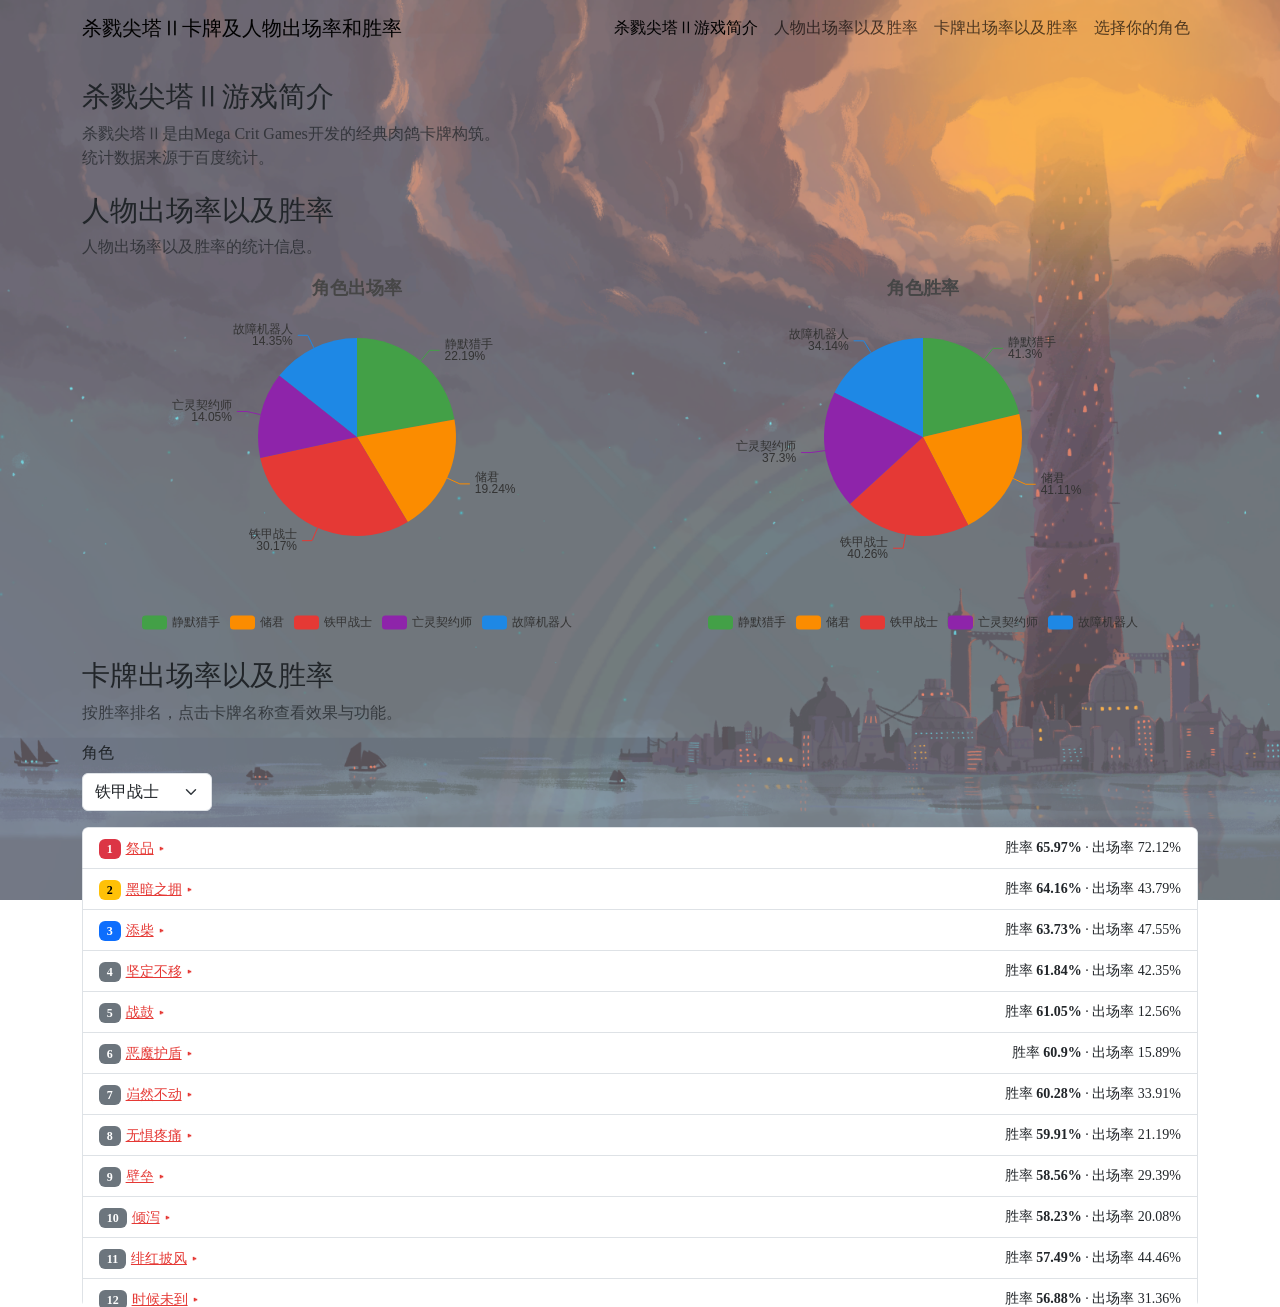
<file: final-exame/index.html>
<!DOCTYPE html>
<html lang="zh-CN">
  <head>
    <meta charset="UTF-8">
    <meta name="viewport" content="width=device-width, initial-scale=1.0">
    <title>杀戮尖塔Ⅱ卡牌及人物介绍</title>
    <link href="libs/bootstrap.min.css" rel="stylesheet">
    <link href="style.css" rel="stylesheet">
  </head>
  <body>
    <div class="kira-background"></div>
    <nav class="navbar navbar-expand-md mb-4">
        <div class="container">
          <a class="navbar-brand" href="#home">杀戮尖塔Ⅱ卡牌及人物出场率和胜率</a>
          <button class="navbar-toggler" type="button" data-bs-toggle="collapse" data-bs-target="#mainNav"
                  aria-controls="mainNav" aria-expanded="false" aria-label="切换导航">
            <span class="navbar-toggler-icon"></span>
          </button>
          <div class="collapse navbar-collapse" id="mainNav">
            <div class="navbar-nav ms-auto">
              <a class="nav-link active" href="#home">杀戮尖塔Ⅱ游戏简介</a>
              <a class="nav-link" href="#characters">人物出场率以及胜率</a>
              <a class="nav-link" href="#cards">卡牌出场率以及胜率</a>
              <a class="nav-link" href="three-d/scene.html">选择你的角色</a>
            </div>
          </div>
        </div>
      </nav>

  <main class="container">
    <section id="home" class="mt-4">
      <h1 class="h3">杀戮尖塔Ⅱ游戏简介</h1>
      <p class="text-muted">杀戮尖塔Ⅱ是由Mega Crit Games开发的经典肉鸽卡牌构筑。<br>统计数据来源于百度统计。</p>
      <div class="row g-3" id="game-info"></div>
    </section>
    
    <section id="characters" class="mt-4">
      <h1 class="h3">人物出场率以及胜率</h1>
      <p class="text-muted">人物出场率以及胜率的统计信息。</p>
      <div class="row g-3">
        <div class="col-12 col-md-6">
          <div id="pickrate-chart" class="chart"></div>
        </div>
        <div class="col-12 col-md-6">
          <div id="winrate-chart" class="chart"></div>
        </div>
      </div>
    </section>

    <section id="cards" class="mt-4">
      <h1 class="h3">卡牌出场率以及胜率</h1>
      <p class="text-muted">按胜率排名，点击卡牌名称查看效果与功能。</p>
      <div class="row g-2 mb-3">
        <div class="col-auto">
          <label for="character-filter" class="form-label">角色</label>
          <select id="character-filter" class="form-select">
            <option value="ironclad">铁甲战士</option>
            <option value="silent">静默猎手</option>
            <option value="regent">储君</option>
            <option value="necrobinder">亡灵契约师</option>
            <option value="defect">故障机器人</option>
            <option value="ancient">先古之民</option>
            <option value="colorless">无色牌</option>
            <option value="other">其他卡牌</option>
          </select>
        </div>
      </div>
      <ul id="card-list" class="list-group"></ul>
    </section>
    
  </main>

  <script src="libs/bootstrap.bundle.min.js"></script>
  <script src="libs/echarts.min.js"></script>
  <script src="app.js"></script>
  </body>
</html>
</file>
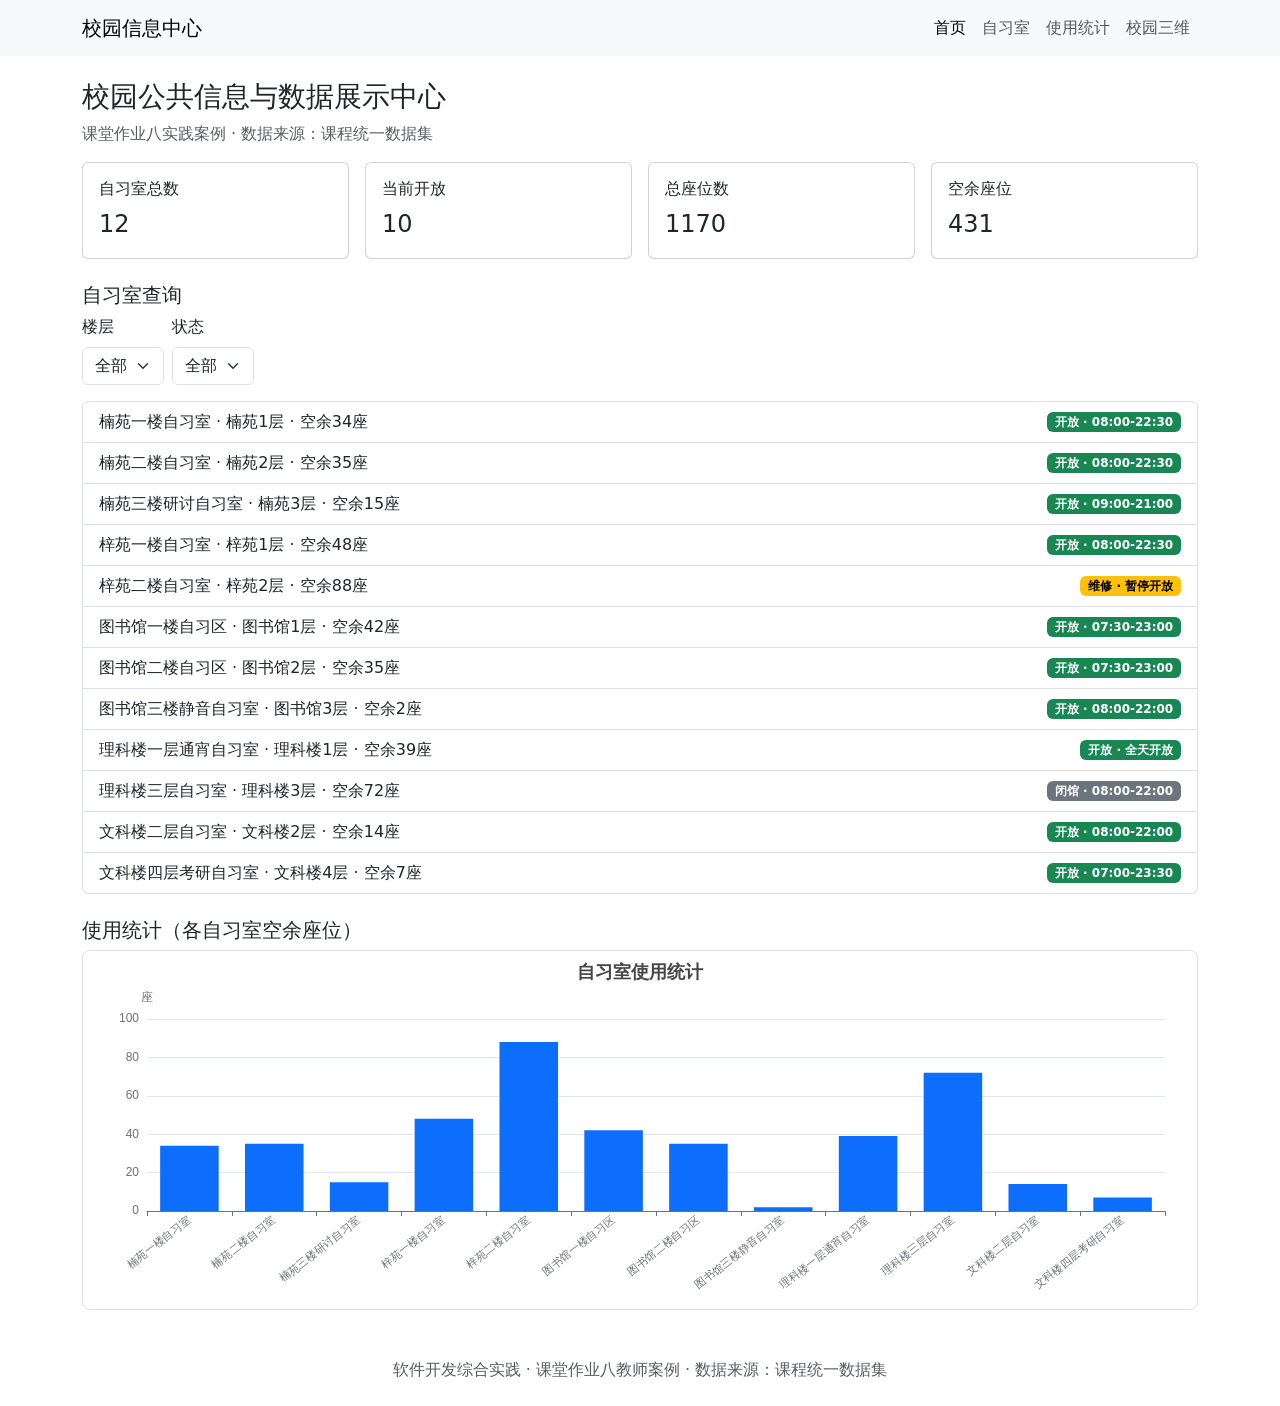
<file: integration/index.html>
<!DOCTYPE html>
<html lang="zh-CN">
<head>
  <meta charset="UTF-8">
  <meta name="viewport" content="width=device-width, initial-scale=1.0">
  <title>校园信息中心</title>
  <link href="libs/bootstrap.min.css" rel="stylesheet">
  <link href="style.css" rel="stylesheet">
</head>
<body>
  <nav class="navbar navbar-expand-md bg-body-tertiary mb-4">
    <div class="container">
      <a class="navbar-brand" href="#home">校园信息中心</a>
      <div class="navbar-nav">
        <a class="nav-link active" href="#home">首页</a>
        <a class="nav-link" href="#rooms">自习室</a>
        <a class="nav-link" href="#stats">使用统计</a>
        <a class="nav-link" href="three-d/campus.html">校园三维</a>
      </div>
    </div>
  </nav>

  <main class="container">
    <section id="home" class="mb-4">
      <h1 class="h3">校园公共信息与数据展示中心</h1>
      <p class="text-muted">课堂作业八实践案例 · 数据来源：课程统一数据集</p>
      <div class="row g-3" id="summary-cards"></div>
    </section>

    <section id="rooms" class="mb-4">
      <h2 class="h5">自习室查询</h2>
      <div class="row g-2 mb-3">
        <div class="col-auto">
          <label for="floor-filter" class="form-label">楼层</label>
          <select id="floor-filter" class="form-select">
            <option value="all">全部</option>
            <option value="1">1层</option>
            <option value="2">2层</option>
            <option value="3">3层</option>
            <option value="4">4层</option>
          </select>
        </div>
        <div class="col-auto">
          <label for="status-filter" class="form-label">状态</label>
          <select id="status-filter" class="form-select">
            <option value="all">全部</option>
            <option value="开放">开放</option>
            <option value="闭馆">闭馆</option>
            <option value="维修">维修</option>
          </select>
        </div>
      </div>
      <ul id="room-list" class="list-group"></ul>
    </section>

    <section id="stats" class="mb-4">
      <h2 class="h5">使用统计（各自习室空余座位）</h2>
      <p id="status" class="alert alert-warning" style="display:none"></p>
      <div id="usage-chart" style="height:360px"></div>
    </section>
  </main>

  <footer class="text-center text-muted py-4">
    软件开发综合实践 · 课堂作业八教师案例 · 数据来源：课程统一数据集
  </footer>

  <script src="libs/bootstrap.bundle.min.js"></script>
  <script src="libs/echarts.min.js"></script>
  <script src="app.js"></script>
</body>
</html>
</file>
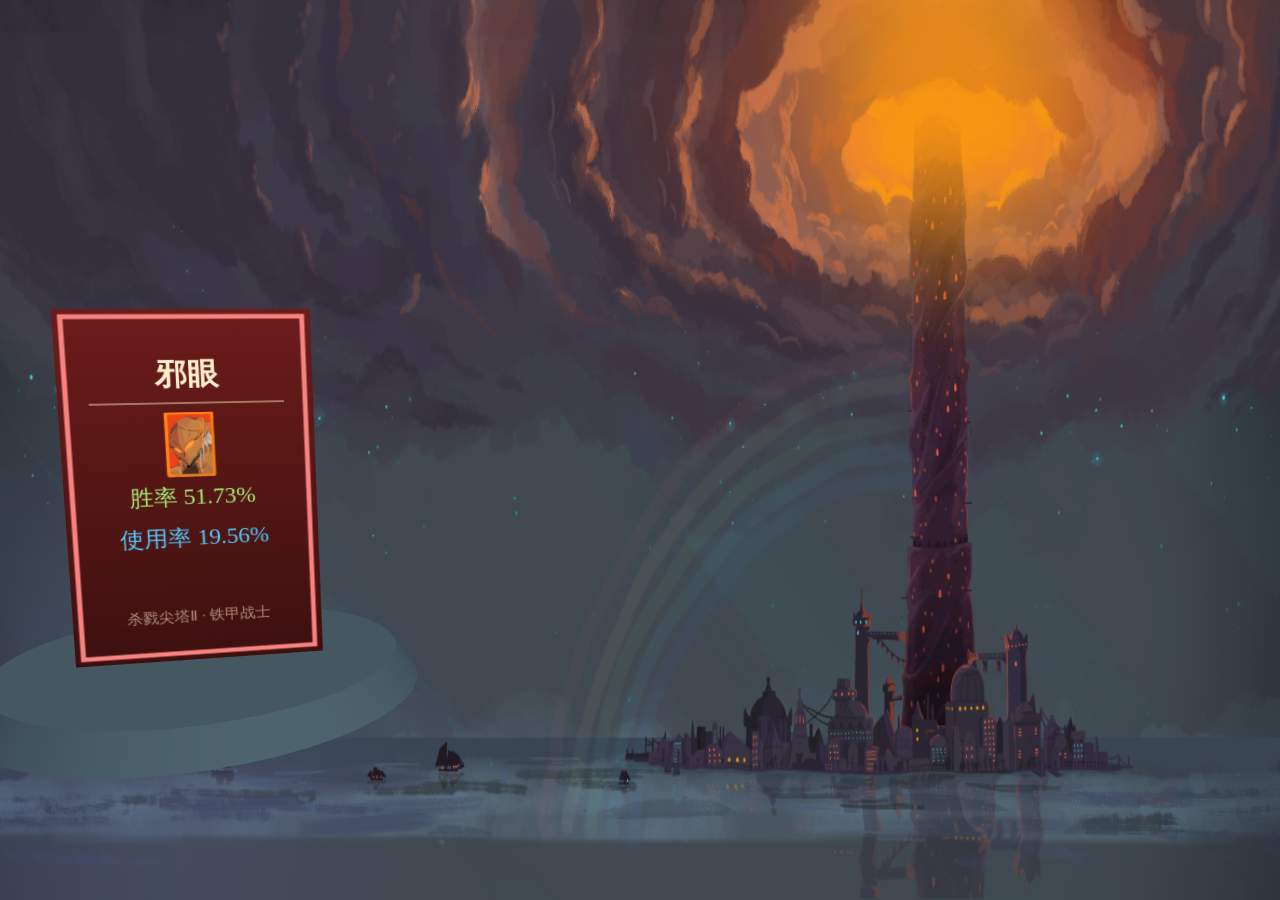
<file: final-exame/three-d/scene.html>
<!DOCTYPE html>
<html lang="zh-CN">
<head>
  <meta charset="UTF-8">
  <meta name="viewport" content="width=device-width, initial-scale=1.0">
  <title>旋转卡牌</title>
  <style> body { margin: 0; } </style>
</head>
<body>
  <script src="../libs/three.min.js"></script>
  <script src="../libs/OrbitControls.js"></script>
  <script src="scene.js"></script>
</body>
</html>
</file>
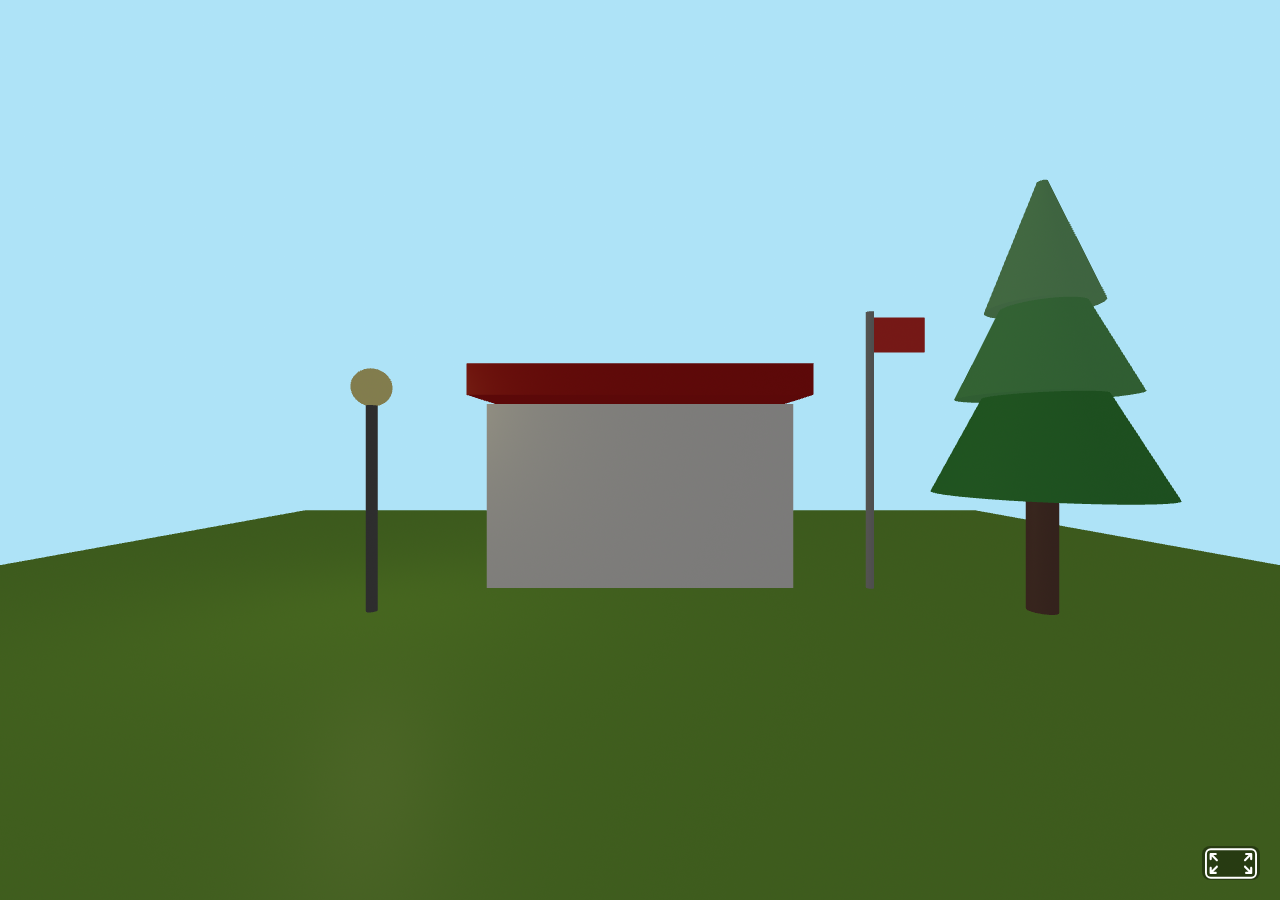
<file: integration/three-d/campus.html>
<!DOCTYPE html>
<html lang="zh-CN">
<head>
  <meta charset="UTF-8">
  <title>校园角标</title>
  <script src="libs/aframe.min.js"></script>
</head>
<body>
  <a-scene>
    <a-sky color="#aee3f7"></a-sky>
    <a-plane
      position="0 0 -4" rotation="-90 0 0"
      width="20" height="20" color="#7cb342">
    </a-plane>
    <a-box position="0 1.2 -6" width="4" height="2.4" depth="2" color="#efeeee"></a-box>
    <a-box position="0 2.7 -6" width="4.4" height="0.4" depth="2.4" color="#b71c1c"></a-box>
    <a-cylinder position="3 1.8 -5" radius="0.05" height="3.6" color="#9e9e9e"></a-cylinder>
    <a-box
      position="3.35 3.3 -5" width="0.7" height="0.45" depth="0.03" color="#e53935"
      animation="property: position; to: 3.4 3.3 -5; dir: alternate; dur: 900; loop: true">
    </a-box>
    <a-cylinder position="-3 1.2 -4" radius="0.06" height="2.4" color="#616161"></a-cylinder>
    <a-sphere position="-3 2.5 -4" radius="0.18" color="#fff59d"
              animation="property: scale; to: 1.3 1.3 1.3; dir: alternate; dur: 1200; loop: true">
    </a-sphere>

    <!-- ★ 树：树干 + 三层树冠 -->
    <a-cylinder position="4.5 0.9 -4" radius="0.15" height="1.8" color="#6d4c41"></a-cylinder>
    <a-cone     position="4.5 2.4 -4" radius-top="0.05" radius-bottom="1.1" height="2.2" color="#43a047"></a-cone>
    <a-cone     position="4.5 3.3 -4" radius-top="0.05" radius-bottom="0.85" height="1.8" color="#66bb6a"></a-cone>
    <a-cone     position="4.5 4.1 -4" radius-top="0.05" radius-bottom="0.55" height="1.4" color="#81c784"></a-cone>

    <a-light type="point" position="-3 2.6 -4" color="#fff59d" intensity="0.6"></a-light>
    <a-light type="ambient" color="#ffffff" intensity="0.7"></a-light>
    <a-camera position="0 1.8 2"></a-camera>
  </a-scene>
</body>
</html>
</file>
<file: final-exame/style.css>
/* 自定义样式放在Bootstrap之后引入，保证可覆盖 */
body {
  font-family: "KaiTi", "楷体", "STKaiti", "KaiTi_GB2312", serif;
}

#usage-chart {
  background: #fff;
  border: 1px solid #dee2e6;
  border-radius: 8px;
  padding: 8px;
}

#room-list li {
  display: flex;
  justify-content: space-between;
  align-items: center;
  flex-wrap: wrap;
  gap: 4px;
}

/* ECharts 容器必须有明确高度, 否则图表无法渲染 */
.chart {
  width: 100%;
  height: 360px;
}

/* 卡牌排名列表: 限制在固定高度的框内, 超出部分滚动查看 */
#card-list {
  max-height: 480px;
  overflow-y: auto;
}

/* 卡牌名称后的展开指示箭头: Bootstrap 会在收起状态的触发按钮上保留 .collapsed */
.card-name::after {
  content: "▸";
  display: inline-block;
  margin-left: 4px;
  transition: transform 0.2s;
}

.card-name:not(.collapsed)::after {
  transform: rotate(90deg);
}

/* 背景层: 固定全屏, 不随页面滚动 */
.kira-background {
  position: fixed;
  top: 0;
  left: 0;
  right: 0;
  bottom: 0;
  z-index: -1;
  background-image: url("images/qq20260307.png");
  background-position: center;
  background-size: cover;
  background-repeat: no-repeat;
  opacity: 0.75;
}
</file>
<file: integration/style.css>
/* 自定义样式放在Bootstrap之后引入，保证可覆盖 */
#usage-chart {
  background: #fff;
  border: 1px solid #dee2e6;
  border-radius: 8px;
  padding: 8px;
}

#room-list li {
  display: flex;
  justify-content: space-between;
  align-items: center;
  flex-wrap: wrap;
  gap: 4px;
}
</file>
